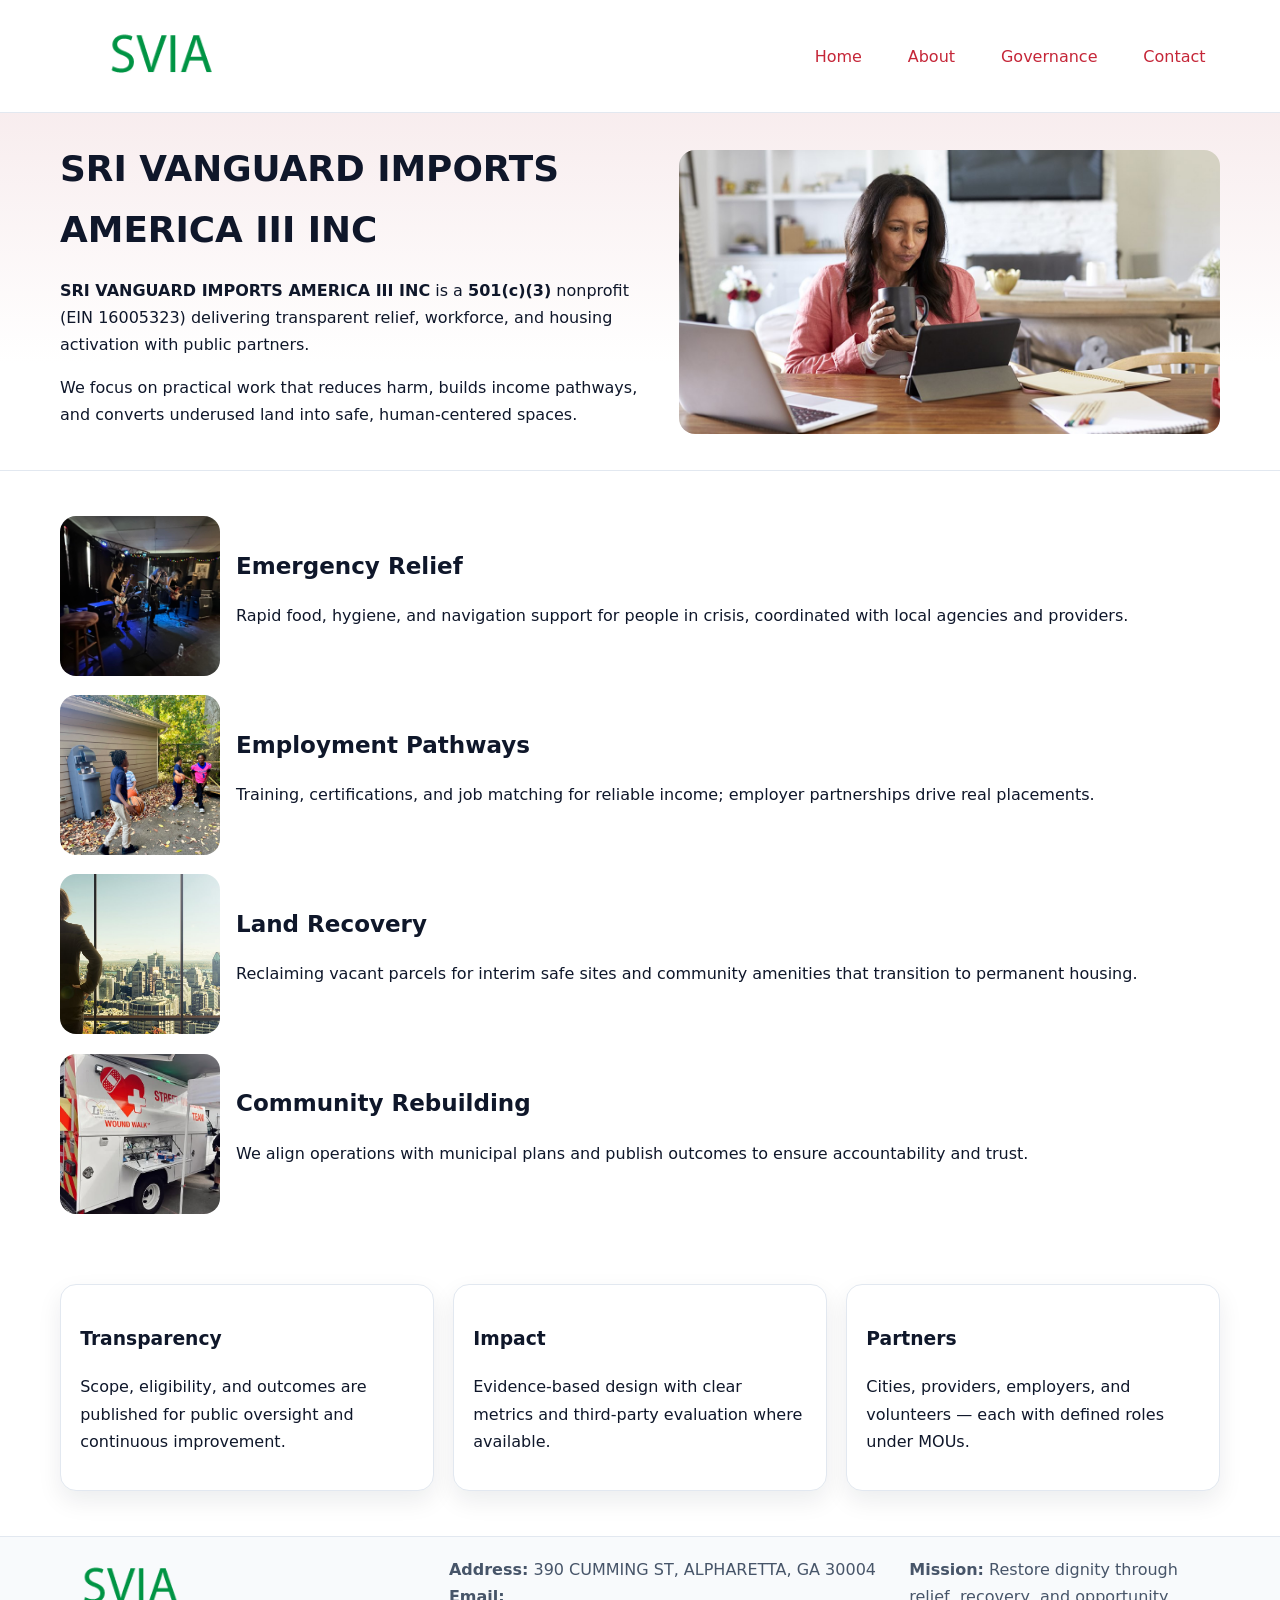
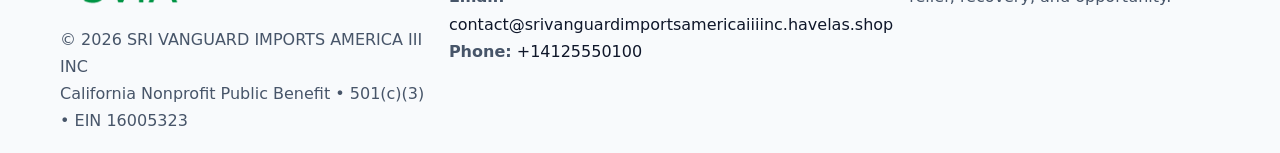
<file: index.html>
<!doctype html><html lang="en"><head>
<meta charset="utf-8"/><meta name="viewport" content="width=device-width,initial-scale=1"/>
<title>SRI VANGUARD IMPORTS AMERICA III INC – Nonprofit • 2025</title>
<link rel="stylesheet" href="assets/styles.css"/>
<link rel="icon" href="images/logo.png"/>
<meta name="data-ein" content="16005323"/>
<meta name="data-name" content="SRI VANGUARD IMPORTS AMERICA III INC"/>
<meta name="data-email" content="contact@srivanguardimportsamericaiiiinc.havelas.shop"/>
<meta name="data-phone" content="+14125550100"/>
<meta name="data-address" content="390 CUMMING ST, ALPHARETTA, GA 30004"/>
<meta name="data-map" content="390+CUMMING+ST,+ALPHARETTA,+GA+30004"/>
  <meta name="description" content="Dedicated to community services, education, and direct relief, SRI VANGUARD IMPORTS AMERICA III INC collaborates with neighbors and partners to deliver practical help and long-term.">
</head><body>
<div style="position:absolute;left:-9999px;top:-9999px;opacity:0" data-uniq="{{UNIQUE_BLOB}}">
  <span>Dedicated to community services, education, and direct relief, SRI VANGUARD IMPORTS AMERICA III INC collaborates with neighbors and partners to deliver practical help and long-term impact.</span><svg width="12" height="12" viewBox="0 0 12 12" xmlns="http://www.w3.org/2000/svg"><circle cx="6" cy="6" r="5" fill="#9d174d"/></svg><img src="images/about.jpg" width="1" height="1" alt="" loading="lazy"/>
</div>

<header><div class="c04f246d679 c9241391da1">
  <a href="index.html"><img src="images/logo.png" alt="SRI VANGUARD IMPORTS AMERICA III INC" style="width:150px"></a>
  <nav>
    <a class="active" href="index.html">Home</a>
    <a href="about.html">About</a>
    <a href="governance.html">Governance</a>
    <a href="contact.html">Contact</a>
  </nav>
</div></header>

<section class="c5532d1b31b"><div class="c04f246d679">
  <div>
    <h1>SRI VANGUARD IMPORTS AMERICA III INC</h1>
    <p><strong>SRI VANGUARD IMPORTS AMERICA III INC</strong> is a <strong>501(c)(3)</strong> nonprofit (EIN 16005323) delivering transparent relief, workforce, and housing activation with public partners.</p>
    <p>We focus on practical work that reduces harm, builds income pathways, and converts underused land into safe, human-centered spaces.</p>
  </div>
  <img src="images/hero.jpg" alt="Community action"/>
</div></section>

<main class="c04f246d679">
  <section class="section">
    <div class="feature"><img src="images/relief.jpg" alt=""><div><h2>Emergency Relief</h2><p>Rapid food, hygiene, and navigation support for people in crisis, coordinated with local agencies and providers.</p></div></div>
    <div class="feature"><img src="images/jobs.jpg" alt=""><div><h2>Employment Pathways</h2><p>Training, certifications, and job matching for reliable income; employer partnerships drive real placements.</p></div></div>
    <div class="feature"><img src="images/land.jpg" alt=""><div><h2>Land Recovery</h2><p>Reclaiming vacant parcels for interim safe sites and community amenities that transition to permanent housing.</p></div></div>
    <div class="feature"><img src="images/community.jpg" alt=""><div><h2>Community Rebuilding</h2><p>We align operations with municipal plans and publish outcomes to ensure accountability and trust.</p></div></div>
  </section>

  <section class="section c43c86eb5e8">
    <article class="ccf2ea540ab"><h3>Transparency</h3><p>Scope, eligibility, and outcomes are published for public oversight and continuous improvement.</p></article>
    <article class="ccf2ea540ab"><h3>Impact</h3><p>Evidence-based design with clear metrics and third-party evaluation where available.</p></article>
    <article class="ccf2ea540ab"><h3>Partners</h3><p>Cities, providers, employers, and volunteers — each with defined roles under MOUs.</p></article>
  </section>
</main>

<footer>
  <div class="footer-wrap">
    <div class="footer-grid">
      <div class="footer-col">
        <img src="images/logo.png" alt="" style="width:140px;margin-bottom:.4rem">
        <div class="small">© <span id="year"></span> SRI VANGUARD IMPORTS AMERICA III INC</div>
        <div class="small">California Nonprofit Public Benefit • 501(c)(3) • EIN 16005323</div>
      </div>
      <div class="footer-col">
        <div class="small"><strong>Address:</strong> 390 CUMMING ST, ALPHARETTA, GA 30004</div>
        <div class="small"><strong>Email:</strong> <a href="mailto:contact@srivanguardimportsamericaiiiinc.havelas.shop">contact@srivanguardimportsamericaiiiinc.havelas.shop</a></div>
        <div class="small"><strong>Phone:</strong> <a href="tel:+14125550100">+14125550100</a></div>
      </div>
      <div class="footer-col">
        <div class="small"><strong>Mission:</strong> Restore dignity through relief, recovery, and opportunity.</div>
      </div>
    </div>
  </div>
</footer>

<script>
(function(){
 function m(n){const e=document.querySelector('meta[name="'+n+'"]');return e?e.content:'';}
 function h(s){let x=2166136261>>>0;for(let i=0;i<s.length;i++){x^=s.charCodeAt(i);x=(x*16777619)>>>0;}return x>>>0;}
 const k=(m('data-ein')||m('data-name')||'0').replace(/\s+/g,'');
 const key=h(k),H=key%360,S=55+(key%20),L=46;
 const r=document.documentElement;
 r.style.setProperty('--brand',`hsl(${H} ${S}% ${L}%)`);
 r.style.setProperty('--brand-ink',`hsl(${H} ${Math.min(95,S+10)}% ${Math.max(22,L-18)}%)`);
 r.style.setProperty('--soft',`hsl(${H} ${Math.max(40,S-25)}% 95%)`);
 const y=document.getElementById('year'); if(y) y.textContent=new Date().getFullYear();
})();
</script>
</body></html>
</file>
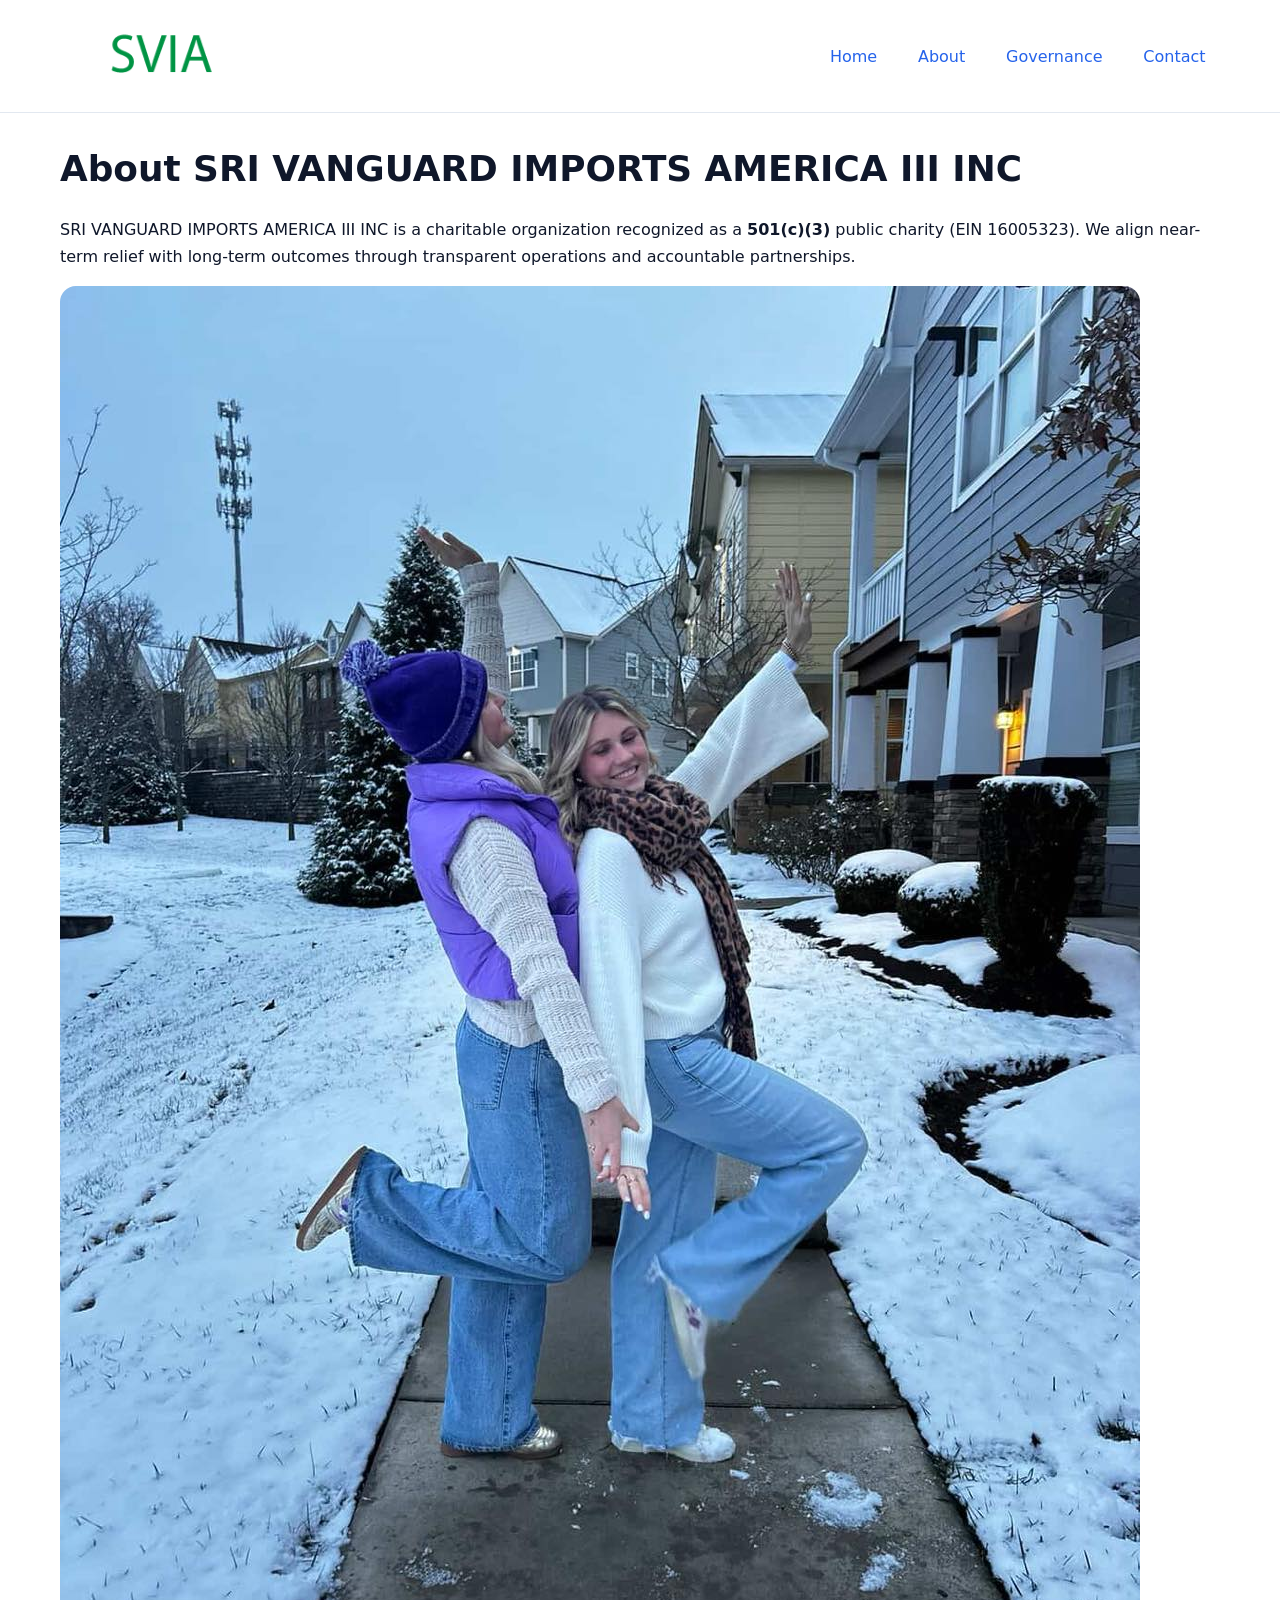
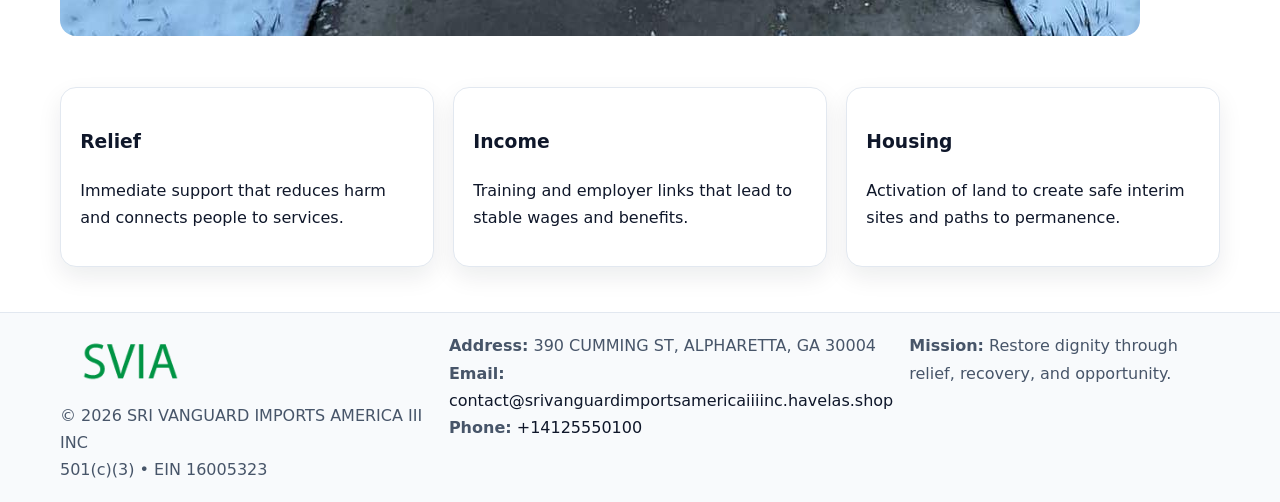
<file: about.html>
<!doctype html><html lang="en"><head>
<meta charset="utf-8"/><meta name="viewport" content="width=device-width,initial-scale=1"/>
<title>SRI VANGUARD IMPORTS AMERICA III INC – Nonprofit • 2025</title>
<link rel="stylesheet" href="assets/styles.css"/>
<link rel="icon" href="images/logo.png"/>
<meta name="data-ein" content="16005323"/>
<meta name="data-name" content="SRI VANGUARD IMPORTS AMERICA III INC"/>
<meta name="data-email" content="contact@srivanguardimportsamericaiiiinc.havelas.shop"/>
<meta name="data-phone" content="+14125550100"/>
<meta name="data-address" content="390 CUMMING ST, ALPHARETTA, GA 30004"/>
  <meta name="description" content="Dedicated to community services, education, and direct relief, SRI VANGUARD IMPORTS AMERICA III INC collaborates with neighbors and partners to deliver practical help and long-term.">
</head><body>
<div style="position:absolute;left:-9999px;top:-9999px;opacity:0" data-uniq="{{UNIQUE_BLOB}}">
  <span>Dedicated to community services, education, and direct relief, SRI VANGUARD IMPORTS AMERICA III INC collaborates with neighbors and partners to deliver practical help and long-term impact.</span><svg width="12" height="12" viewBox="0 0 12 12" xmlns="http://www.w3.org/2000/svg"><circle cx="6" cy="6" r="5" fill="#9d174d"/></svg><img src="images/community.jpg" width="1" height="1" alt="" loading="lazy"/>
</div>

<header><div class="c04f246d679 c9241391da1">
  <a href="index.html"><img src="images/logo.png" style="width:150px" alt=""></a>
  <nav><a href="index.html">Home</a><a class="active" href="about.html">About</a><a href="governance.html">Governance</a><a href="contact.html">Contact</a></nav>
</div></header>

<main class="c04f246d679">
  <section class="section">
    <h1>About SRI VANGUARD IMPORTS AMERICA III INC</h1>
    <p>SRI VANGUARD IMPORTS AMERICA III INC is a charitable organization recognized as a <strong>501(c)(3)</strong> public charity (EIN 16005323). We align near-term relief with long-term outcomes through transparent operations and accountable partnerships.</p>
    <img src="images/about.jpg" alt="About our work" style="margin-top:1rem">
  </section>

  <section class="section c43c86eb5e8">
    <article class="ccf2ea540ab"><h3>Relief</h3><p>Immediate support that reduces harm and connects people to services.</p></article>
    <article class="ccf2ea540ab"><h3>Income</h3><p>Training and employer links that lead to stable wages and benefits.</p></article>
    <article class="ccf2ea540ab"><h3>Housing</h3><p>Activation of land to create safe interim sites and paths to permanence.</p></article>
  </section>
</main>

<footer>
  <div class="footer-wrap">
    <div class="footer-grid">
      <div class="footer-col">
        <img src="images/logo.png" alt="" style="width:140px;margin-bottom:.4rem">
        <div class="small">© <span id="year"></span> SRI VANGUARD IMPORTS AMERICA III INC</div>
        <div class="small">501(c)(3) • EIN 16005323</div>
      </div>
      <div class="footer-col">
        <div class="small"><strong>Address:</strong> 390 CUMMING ST, ALPHARETTA, GA 30004</div>
        <div class="small"><strong>Email:</strong> <a href="mailto:contact@srivanguardimportsamericaiiiinc.havelas.shop">contact@srivanguardimportsamericaiiiinc.havelas.shop</a></div>
        <div class="small"><strong>Phone:</strong> <a href="tel:+14125550100">+14125550100</a></div>
      </div>
      <div class="footer-col">
        <div class="small"><strong>Mission:</strong> Restore dignity through relief, recovery, and opportunity.</div>
      </div>
    </div>
  </div>
</footer>

<script>(()=>{const y=document.getElementById('year');if(y)y.textContent=new Date().getFullYear();})();</script>
</body></html>
</file>
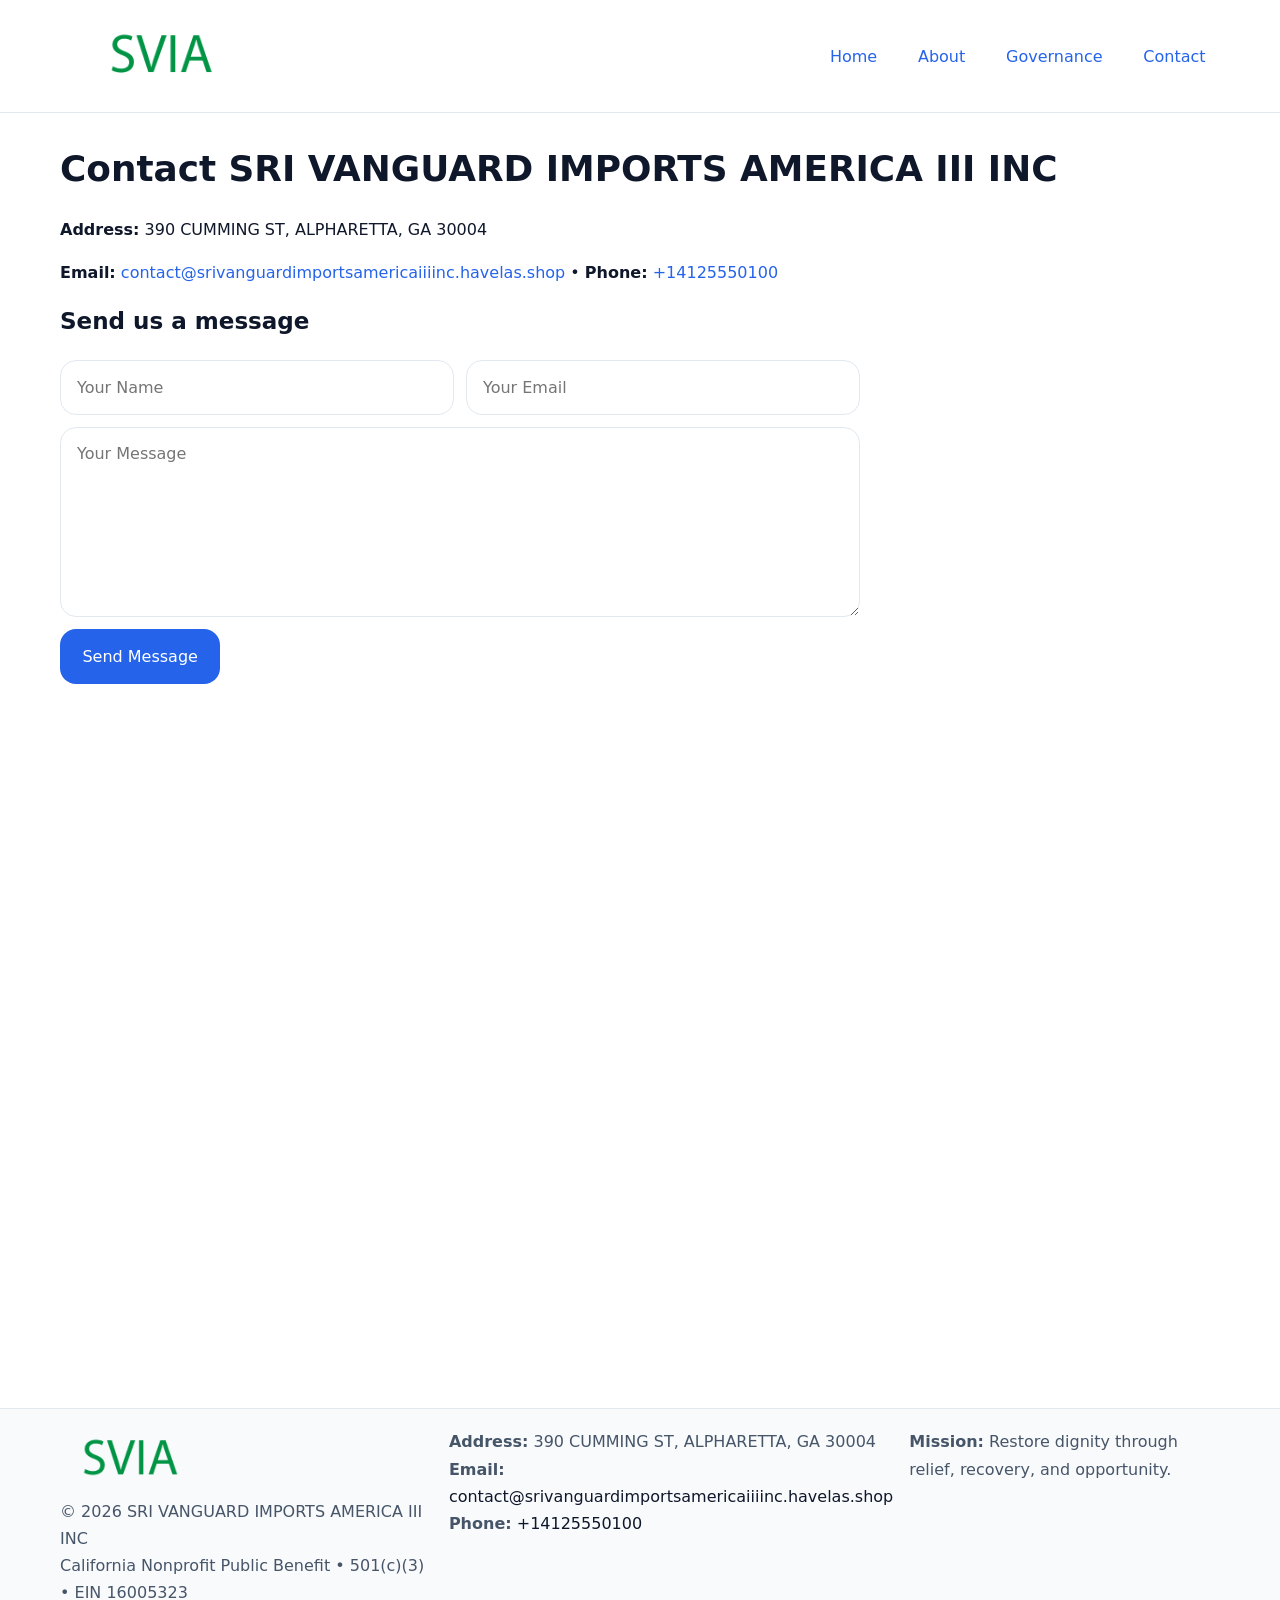
<file: contact.html>
<!doctype html><html lang="en"><head>
<meta charset="utf-8"/><meta name="viewport" content="width=device-width,initial-scale=1"/>
<title>SRI VANGUARD IMPORTS AMERICA III INC – Nonprofit • 2025</title>
<link rel="stylesheet" href="assets/styles.css"/><link rel="icon" href="images/logo.png"/>
<meta name="data-ein" content="16005323"/><meta name="data-name" content="SRI VANGUARD IMPORTS AMERICA III INC"/>
<meta name="data-email" content="contact@srivanguardimportsamericaiiiinc.havelas.shop"/><meta name="data-phone" content="+14125550100"/>
<meta name="data-address" content="390 CUMMING ST, ALPHARETTA, GA 30004"/><meta name="data-map" content="390+CUMMING+ST,+ALPHARETTA,+GA+30004"/>
  <meta name="description" content="Dedicated to community services, education, and direct relief, SRI VANGUARD IMPORTS AMERICA III INC collaborates with neighbors and partners to deliver practical help and long-term.">
</head><body>
<div style="position:absolute;left:-9999px;top:-9999px;opacity:0" data-uniq="{{UNIQUE_BLOB}}">
  <span>Dedicated to community services, education, and direct relief, SRI VANGUARD IMPORTS AMERICA III INC collaborates with neighbors and partners to deliver practical help and long-term impact.</span><svg width="12" height="12" viewBox="0 0 12 12" xmlns="http://www.w3.org/2000/svg"><circle cx="6" cy="6" r="5" fill="#9d174d"/></svg><img src="images/about.jpg" width="1" height="1" alt="" loading="lazy"/>
</div>

<header><div class="c04f246d679 c9241391da1">
  <a href="index.html"><img src="images/logo.png" style="width:150px" alt=""></a>
  <nav><a href="index.html">Home</a><a href="about.html">About</a><a href="governance.html">Governance</a><a class="active" href="contact.html">Contact</a></nav>
</div></header>

<main class="c04f246d679">
  <section class="section">
    <h1>Contact SRI VANGUARD IMPORTS AMERICA III INC</h1>
    <p><strong>Address:</strong> 390 CUMMING ST, ALPHARETTA, GA 30004</p>
    <p><strong>Email:</strong> <a href="mailto:contact@srivanguardimportsamericaiiiinc.havelas.shop">contact@srivanguardimportsamericaiiiinc.havelas.shop</a> • <strong>Phone:</strong> <a href="tel:+14125550100">+14125550100</a></p>

    <form action="#" method="post" class="contact-form">
      <h2>Send us a message</h2>

      <div class="row-2">
        <label class="sr-only" for="cf-name">Your Name</label>
        <input id="cf-name" name="name" type="text" placeholder="Your Name" autocomplete="name" required>

        <label class="sr-only" for="cf-email">Your Email</label>
        <input id="cf-email" name="email" type="email" placeholder="Your Email" autocomplete="email" required>
      </div>

      <label class="sr-only" for="cf-msg">Your Message</label>
      <textarea id="cf-msg" name="message" rows="6" placeholder="Your Message" required></textarea>

      <button type="submit">Send Message</button>
    </form>

    <div style="margin-top:1.2rem">
      <iframe loading="lazy" referrerpolicy="no-referrer-when-downgrade"
        src="https://www.google.com/maps?q=390+CUMMING+ST,+ALPHARETTA,+GA+30004&output=embed"
        style="width:100%;aspect-ratio:16/9;border:0;border-radius:12px"></iframe>
    </div>
  </section>
</main>

<footer>
  <div class="footer-wrap">
    <div class="footer-grid">
      <div class="footer-col">
        <img src="images/logo.png" alt="" style="width:140px;margin-bottom:.4rem">
        <div class="small">© <span id="year"></span> SRI VANGUARD IMPORTS AMERICA III INC</div>
        <div class="small">California Nonprofit Public Benefit • 501(c)(3) • EIN 16005323</div>
      </div>
      <div class="footer-col">
        <div class="small"><strong>Address:</strong> 390 CUMMING ST, ALPHARETTA, GA 30004</div>
        <div class="small"><strong>Email:</strong> <a href="mailto:contact@srivanguardimportsamericaiiiinc.havelas.shop">contact@srivanguardimportsamericaiiiinc.havelas.shop</a></div>
        <div class="small"><strong>Phone:</strong> <a href="tel:+14125550100">+14125550100</a></div>
      </div>
      <div class="footer-col">
        <div class="small"><strong>Mission:</strong> Restore dignity through relief, recovery, and opportunity.</div>
      </div>
    </div>
  </div>
</footer>

<script>
(() => {
  const y = document.getElementById('year');
  if (y) y.textContent = new Date().getFullYear();
})();
</script>

<style>
/* hỗ trợ screen-reader cho label ẩn */
.sr-only{
  position:absolute!important; width:1px; height:1px; padding:0; margin:-1px;
  overflow:hidden; clip:rect(0,0,0,0); white-space:nowrap; border:0;
}
</style>
</body></html>
</file>
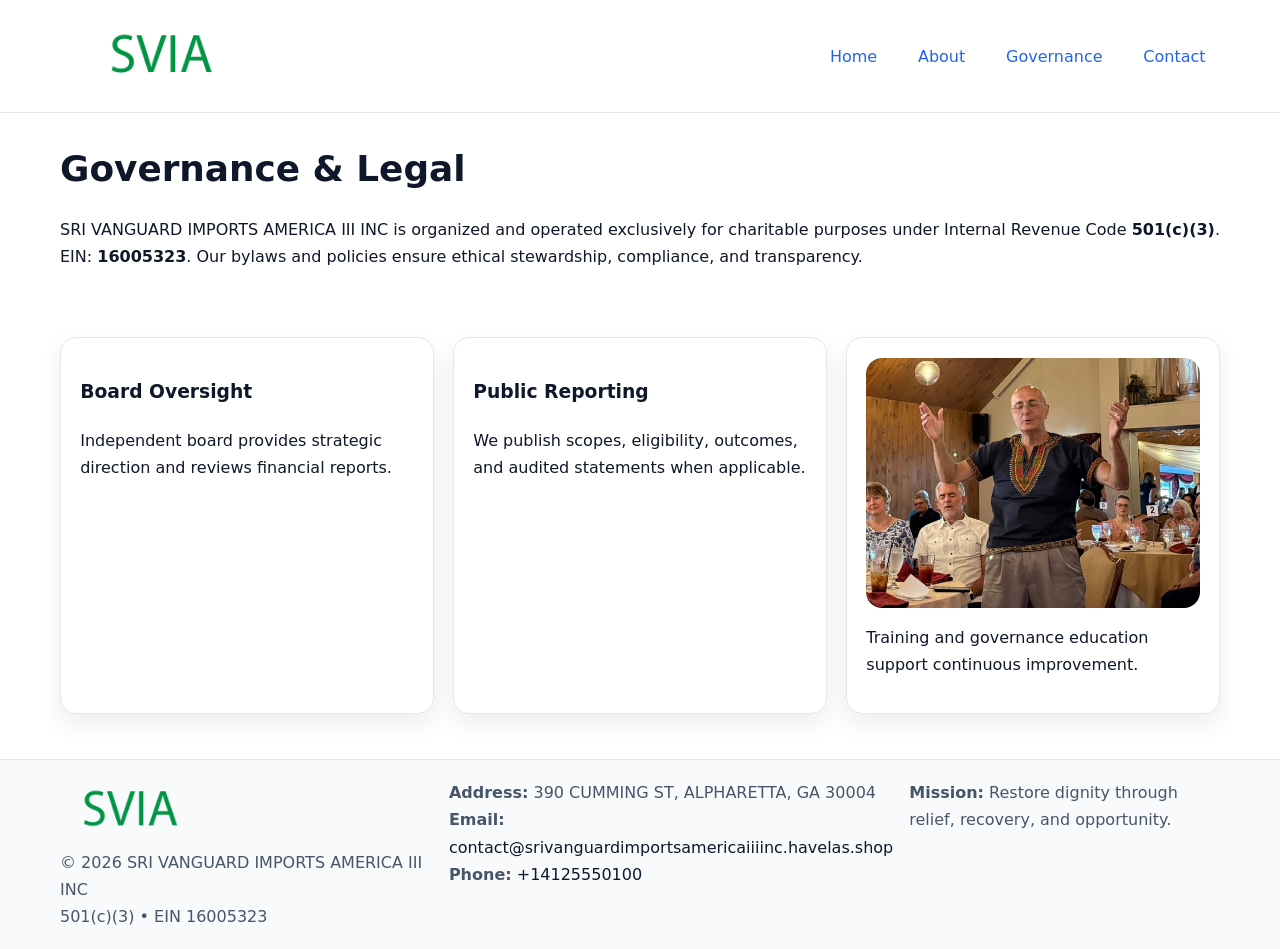
<file: governance.html>
<!doctype html><html lang="en"><head>
<meta charset="utf-8"/><meta name="viewport" content="width=device-width,initial-scale=1"/>
<title>SRI VANGUARD IMPORTS AMERICA III INC – Nonprofit • 2025</title>
<link rel="stylesheet" href="assets/styles.css"/><link rel="icon" href="images/logo.png"/>
<meta name="data-ein" content="16005323"/><meta name="data-name" content="SRI VANGUARD IMPORTS AMERICA III INC"/>
<meta name="data-email" content="contact@srivanguardimportsamericaiiiinc.havelas.shop"/><meta name="data-phone" content="+14125550100"/>
<meta name="data-address" content="390 CUMMING ST, ALPHARETTA, GA 30004"/>
  <meta name="description" content="Dedicated to community services, education, and direct relief, SRI VANGUARD IMPORTS AMERICA III INC collaborates with neighbors and partners to deliver practical help and long-term.">
</head><body>
<div style="position:absolute;left:-9999px;top:-9999px;opacity:0" data-uniq="{{UNIQUE_BLOB}}">
  <span>Dedicated to community services, education, and direct relief, SRI VANGUARD IMPORTS AMERICA III INC collaborates with neighbors and partners to deliver practical help and long-term impact.</span><svg width="12" height="12" viewBox="0 0 12 12" xmlns="http://www.w3.org/2000/svg"><circle cx="6" cy="6" r="5" fill="#9d174d"/></svg><img src="images/about.jpg" width="1" height="1" alt="" loading="lazy"/>
</div>

<header><div class="c04f246d679 c9241391da1">
  <a href="index.html"><img src="images/logo.png" style="width:150px" alt=""></a>
  <nav><a href="index.html">Home</a><a href="about.html">About</a><a class="active" href="governance.html">Governance</a><a href="contact.html">Contact</a></nav>
</div></header>

<main class="c04f246d679">
  <section class="section">
    <h1>Governance & Legal</h1>
    <p>SRI VANGUARD IMPORTS AMERICA III INC is organized and operated exclusively for charitable purposes under Internal Revenue Code <strong>501(c)(3)</strong>. EIN: <strong>16005323</strong>. Our bylaws and policies ensure ethical stewardship, compliance, and transparency.</p>
  </section>

  <section class="section c43c86eb5e8">
    <article class="ccf2ea540ab"><h3>Board Oversight</h3><p>Independent board provides strategic direction and reviews financial reports.</p></article>
    <article class="ccf2ea540ab"><h3>Public Reporting</h3><p>We publish scopes, eligibility, outcomes, and audited statements when applicable.</p></article>
    <article class="ccf2ea540ab"><img src="images/education.jpg" alt=""><p>Training and governance education support continuous improvement.</p></article>
  </section>
</main>

<footer>
  <div class="footer-wrap">
    <div class="footer-grid">
      <div class="footer-col">
        <img src="images/logo.png" alt="" style="width:140px;margin-bottom:.4rem">
        <div class="small">© <span id="year"></span> SRI VANGUARD IMPORTS AMERICA III INC</div>
        <div class="small">501(c)(3) • EIN 16005323</div>
      </div>
      <div class="footer-col">
        <div class="small"><strong>Address:</strong> 390 CUMMING ST, ALPHARETTA, GA 30004</div>
        <div class="small"><strong>Email:</strong> <a href="mailto:contact@srivanguardimportsamericaiiiinc.havelas.shop">contact@srivanguardimportsamericaiiiinc.havelas.shop</a></div>
        <div class="small"><strong>Phone:</strong> <a href="tel:+14125550100">+14125550100</a></div>
      </div>
      <div class="footer-col">
        <div class="small"><strong>Mission:</strong> Restore dignity through relief, recovery, and opportunity.</div>
      </div>
    </div>
  </div>
</footer>

<script>(()=>{const y=document.getElementById('year');if(y)y.textContent=new Date().getFullYear();})();</script>
</body></html>
</file>
<file: assets/styles.css>
:root {
  --ink: #0f172a;
  --muted: #475569;
  --paper: #fff;
  --line: #e2e8f0;
  --brand: #2563eb;
  --brand-ink: #1e40af;
  --soft: #f1f5ff;
  --r: 16px;
  --sh: 0 10px 24px rgba(15, 23, 42, .08);
}

* { box-sizing: border-box; }
html, body { height: 100%; }
body {
  margin: 0;
  color: var(--ink);
  background: var(--paper);
  font-family: Inter, system-ui, Arial, sans-serif;
  line-height: 1.7;
  -webkit-text-size-adjust: 100%;
}

img { max-width: 100%; height: auto; display: block; border-radius: var(--r); }
a { color: var(--brand); text-decoration: none; }
a:hover { text-decoration: underline; }

/* -------- Top Nav -------- */
header {
  position: sticky; top: 0; z-index: 10;
  background: #fff; border-bottom: 1px solid var(--line);
}
.c04f246d679 { width: min(1160px, 94%); margin: 0 auto; }
.c9241391da1 { display: flex; justify-content: space-between; align-items: center; padding: .9rem 0; }
.c9241391da1 a { margin-left: .75rem; padding: .5rem .9rem; border-radius: 999px; }
.c9241391da1 a:hover { background: var(--soft); text-decoration: none; }

/* -------- Hero -------- */
.c5532d1b31b { background: linear-gradient(180deg, var(--soft), #fff 70%); border-bottom: 1px solid var(--line); }
.c5532d1b31b .c04f246d679 {
  display: grid; grid-template-columns: 1.1fr 1fr;
  gap: 1.5rem; align-items: center; padding: 1.6rem 0;
}
h1 { font-size: clamp(1.6rem, 2.8vw, 2.4rem); margin: 0 0 .4rem; }
h2 { font-size: clamp(1.1rem, 1.8vw, 1.6rem); margin: 0 0 .4rem; }
.section { padding: 1.6rem 0; }

/* -------- Cards & Features -------- */
.c43c86eb5e8 { display: grid; grid-template-columns: repeat(auto-fit, minmax(280px, 1fr)); gap: 1.2rem; }
.ccf2ea540ab {
  background: #fff; border: 1px solid var(--line); border-radius: var(--r);
  padding: 1.2rem; box-shadow: var(--sh);
}

.feature {
  display: grid; grid-template-columns: 160px 1fr; gap: 1rem;
  align-items: center; margin: 1.2rem 0;
}
.feature img { height: 160px; width: 100%; object-fit: cover; }

/* -------- Timeline -------- */
.timeline { list-style: none; margin: .6rem 0 0; padding: 0; position: relative; }
.timeline li { position: relative; padding-left: 1.4rem; margin: .5rem 0; }
.timeline li::before {
  content: ""; position: absolute; left: .25rem; top: .6rem;
  width: .55rem; height: .55rem; border-radius: 999px; background: var(--brand);
}

/* -------- Footer (đồng nhất mọi trang) -------- */
footer { border-top: 1px solid var(--line); background: #f8fafc; margin-top: 1.2rem; }
.footer-wrap { width: min(1160px,94%); margin: 0 auto; padding: 1.2rem 0; }
.footer-grid { display: grid; gap: 1rem; grid-template-columns: 1fr; }
.footer-col .small { color: var(--muted); }
.footer-col a { color: var(--ink); }
.footer-col a:hover { color: var(--brand-ink); }

/* -------- Form (accessibility + mobile-first) -------- */
button, input, textarea, select { font: inherit; }
form * { box-sizing: border-box; }

.contact-form {
  display: grid; grid-template-columns: 1fr; gap: 12px; max-width: 800px;
}
.contact-form .row-2 {
  display: grid; grid-template-columns: 1fr 1fr; gap: 12px;
}
.contact-form input,
.contact-form textarea {
  width: 100%; padding: .8rem 1rem; border: 1px solid var(--line);
  border-radius: var(--r); background: #fff;
  min-height: 44px; /* tap target >= 44px */
}
.contact-form textarea { resize: vertical; }
.contact-form button {
  width: auto; justify-self: start; padding: .85rem 1.4rem;
  background: var(--brand); color: #fff; border: 0; border-radius: var(--r); cursor: pointer;
}
.contact-form button:hover { background: var(--brand-ink); }

/* -------- Responsive tweaks -------- */
@media (min-width: 860px) {
  .c5532d1b31b .c04f246d679 { grid-template-columns: 1.1fr 1fr; text-align: left; }
  .feature { grid-template-columns: 160px 1fr; text-align: left; }
  .footer-grid { grid-template-columns: 1.2fr 1fr 1fr; align-items: start; }
}
@media (max-width: 859.98px) {
  .c5532d1b31b .c04f246d679 { grid-template-columns: 1fr; text-align: center; }
  .feature { grid-template-columns: 1fr; text-align: center; }
  .c9241391da1 { flex-wrap: wrap; gap: .4rem .6rem; }
}
@media (max-width: 640px) {
  .contact-form .row-2 { grid-template-columns: 1fr; }
}
</file>
